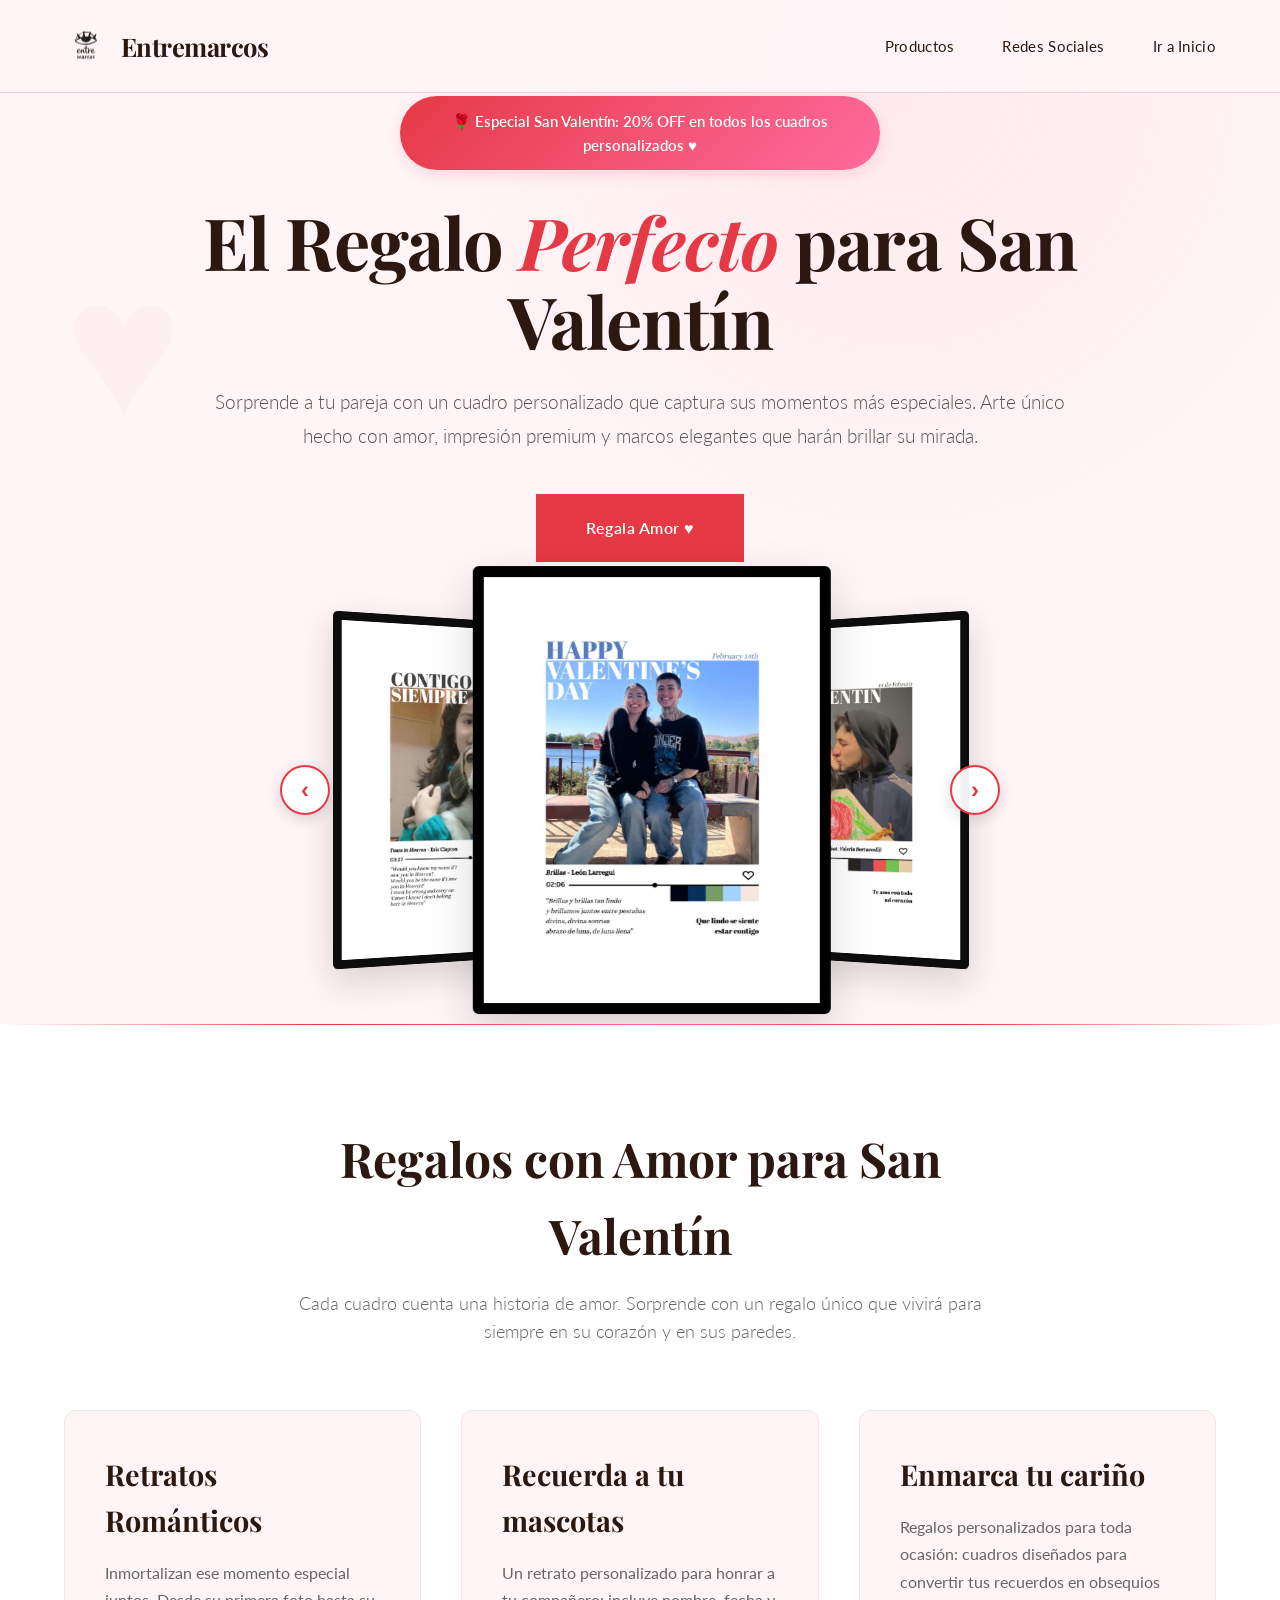
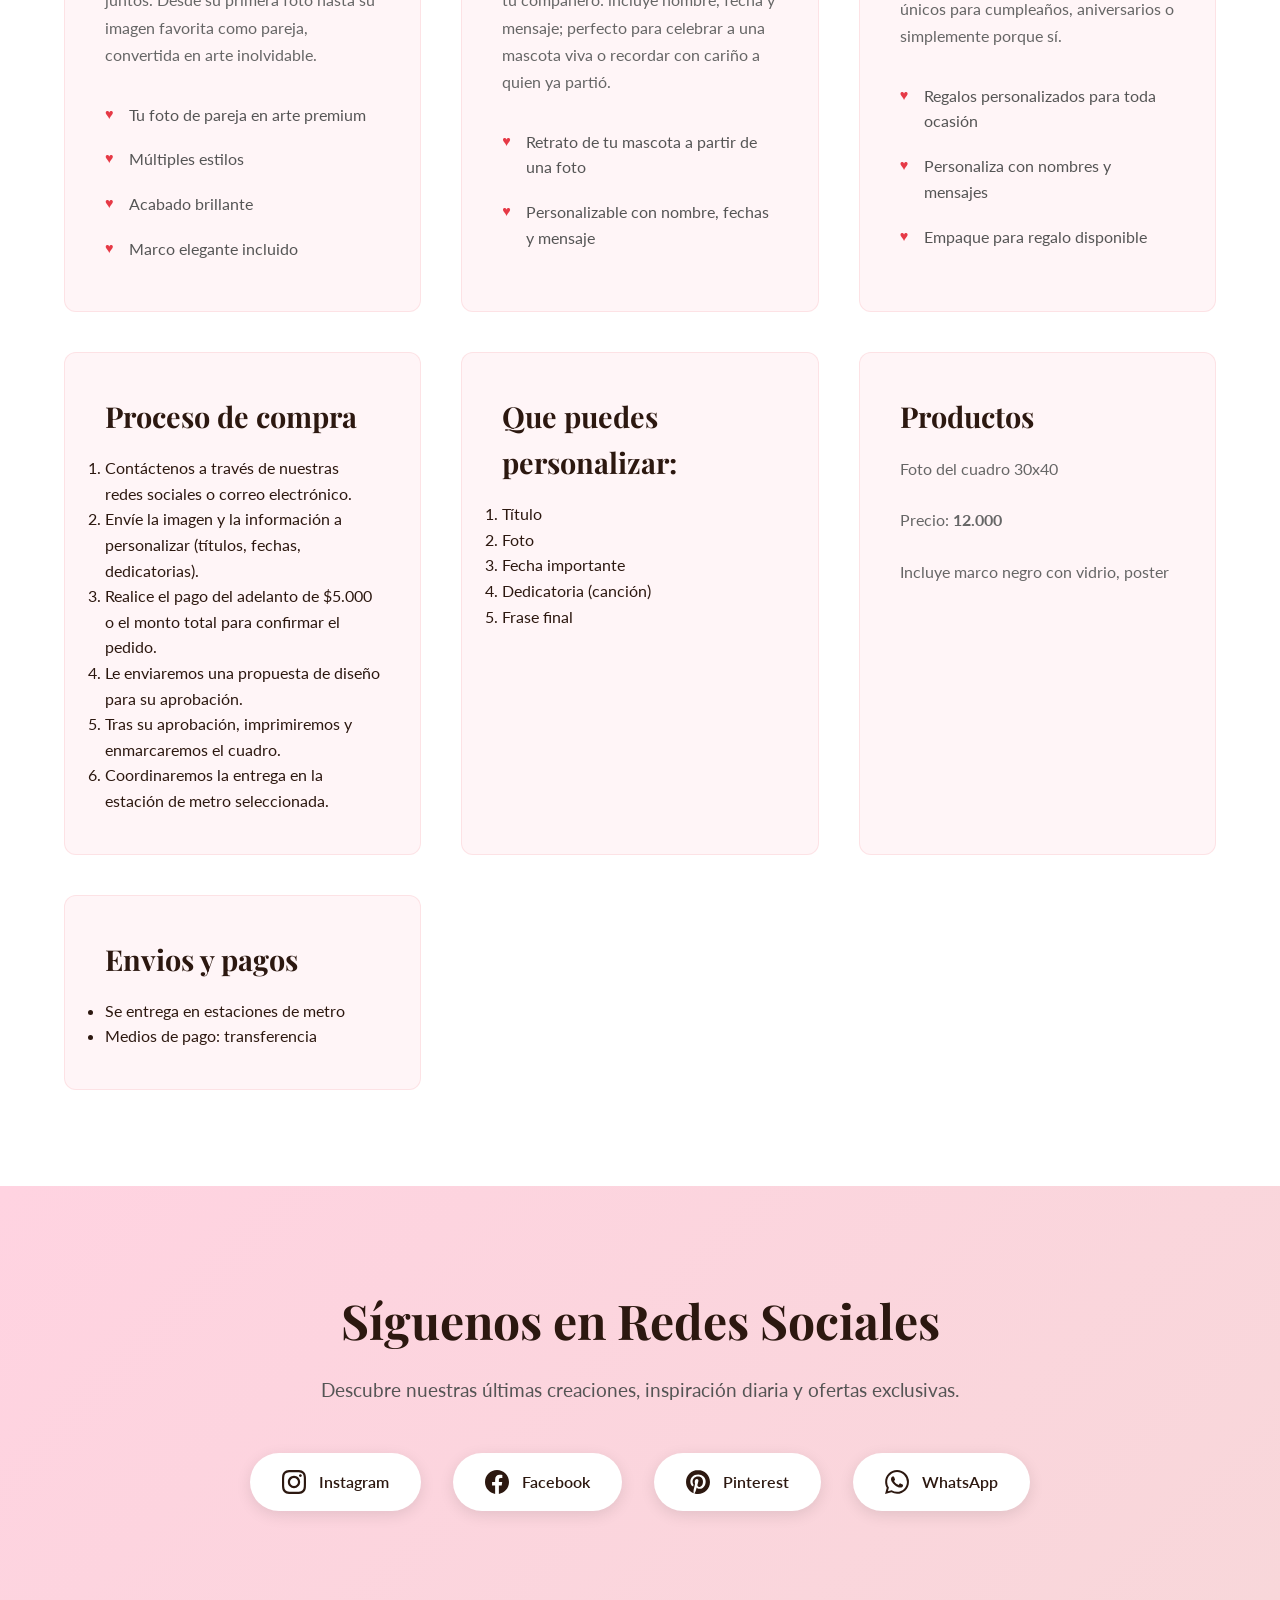
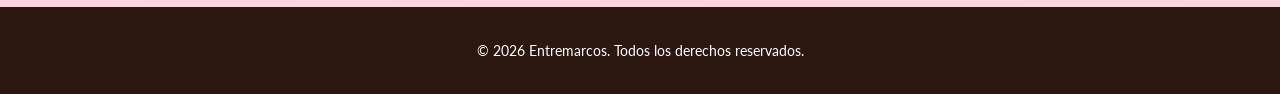
<file: index.html>
<!DOCTYPE html>
<html lang="es">
<head>
    <meta charset="UTF-8">
    <meta name="viewport" content="width=device-width, initial-scale=1.0">
    <title>Cuadros Personalizados - Arte a tu Medida</title>
    <link rel="preconnect" href="https://fonts.googleapis.com">
    <link rel="preconnect" href="https://fonts.gstatic.com" crossorigin>
    <link href="https://fonts.googleapis.com/css2?family=Playfair+Display:wght@400;600;700&family=Lato:wght@300;400;700&display=swap" rel="stylesheet">
    <link rel="stylesheet" href="styles.css">
    <!-- Styles moved to styles.css -->
</head>
<body>
    <!-- Navigation -->
    <nav>
        <div class="nav-content">
            <a href="#" class="logo" aria-label="Entremarcos - Inicio">
                <img src="images/logo.svg" alt="Logo Entremarcos" class="logo-img">
                <span class="logo-text">Entremarcos</span>
            </a>
            <ul class="nav-links">
                <li><a href="#productos">Productos</a></li>
                <li><a href="#redes">Redes Sociales</a></li>
                <li><a href="plain.html" class="nav-redirect">Ir a Inicio</a></li>
            </ul>
        </div>
    </nav>

    <!-- Valentine's Promo Banner -->
    <div class="promo-banner" role="status" aria-live="polite">
        <span class="promo-text">🌹 Especial San Valentín: 20% OFF en todos los cuadros personalizados ♥</span>
    </div>

    <!-- Hero Section -->
    <section class="hero">
        <div class="hero-content">
            <div class="hero-text">
                <h1>El Regalo <span class="accent">Perfecto</span> para San Valentín</h1>
                <p>Sorprende a tu pareja con un cuadro personalizado que captura sus momentos más especiales. Arte único hecho con amor, impresión premium y marcos elegantes que harán brillar su mirada.</p>
                <a href="#productos" class="cta-button">Regala Amor ♥</a>

                <!-- Moved gallery: sits directly under CTA to avoid visual distraction -->
                <div class="hero-gallery">
                    <div class="carousel-3d">
                        <div class="carousel-container" id="carouselContainer">
                            <!-- Las slides se cargarán dinámicamente -->
                            <div class="carousel-slide placeholder">
                                ♥
                            </div>
                        </div>
                        <div class="carousel-nav">
                            <button id="prevBtn" aria-label="Anterior">‹</button>
                            <button id="nextBtn" aria-label="Siguiente">›</button>
                        </div>
                    </div>
                </div>

        </div>
    </section>

    <!-- Products Section -->
    <section id="productos" class="products">
        <div class="section-header">
            <h2>Regalos con Amor para San Valentín</h2>
            <p>Cada cuadro cuenta una historia de amor. Sorprende con un regalo único que vivirá para siempre en su corazón y en sus paredes.</p>
        </div>
        <div class="product-grid">
            <div class="product-card">
                <h3>Retratos Románticos</h3>
                <p>Inmortalizan ese momento especial juntos. Desde su primera foto hasta su imagen favorita como pareja, convertida en arte inolvidable.</p>
                <ul class="product-features">
                    <li>Tu foto de pareja en arte premium</li>
                    <li>Múltiples estilos</li>
                    <li>Acabado brillante</li>
                    <li>Marco elegante incluido</li>
                </ul>
            </div>
            <div class="product-card">
                <h3>Recuerda a tu mascotas</h3>
                <p>Un retrato personalizado para honrar a tu compañero: incluye nombre, fecha y mensaje; perfecto para celebrar a una mascota viva o recordar con cariño a quien ya partió.</p>
                <ul class="product-features">
                    <li>Retrato de tu mascota a partir de una foto</li>
                    <li>Personalizable con nombre, fechas y mensaje</li>
                </ul>
            </div>
            <div class="product-card">
                <h3>Enmarca tu cariño</h3>
                <p>Regalos personalizados para toda ocasión: cuadros diseñados para convertir tus recuerdos en obsequios únicos para cumpleaños, aniversarios o simplemente porque sí.</p>
                <ul class="product-features">
                    <li>Regalos personalizados para toda ocasión</li>
                    <li>Personaliza con nombres y mensajes</li>
                    <li>Empaque para regalo disponible</li>
                </ul>
            </div>
            <div class="product-card">
                <h3>Proceso de compra</h3>
                <ol>
                    <li>Contáctenos a través de nuestras redes sociales o correo electrónico.</li>
                    <li>Envíe la imagen y la información a personalizar (títulos, fechas, dedicatorias).</li>
                    <li>Realice el pago del adelanto de $5.000 o el monto total para confirmar el pedido.</li>
                    <li>Le enviaremos una propuesta de diseño para su aprobación.</li>
                    <li>Tras su aprobación, imprimiremos y enmarcaremos el cuadro.</li>
                    <li>Coordinaremos la entrega en la estación de metro seleccionada.</li>
                </ol>
            </div>
            <div class="product-card" id="personaliza">
                <h3>Que puedes personalizar:</h3>
                <ol>
                    <li>Título</li>
                    <li>Foto</li>
                    <li>Fecha importante</li>
                    <li>Dedicatoria (canción)</li>
                    <li>Frase final</li>
                </ol>
            </div>
            <div class="product-card" id="productos">
                <h3>Productos</h3>
                <p>Foto del cuadro 30x40</p>
                <p>Precio: <strong>12.000</strong></p>
                <p>Incluye marco negro con vidrio, poster</p>
            </div>
            <div class="product-card" id="envios">
                <h3>Envios y pagos</h3>
                <ul>
                    <li>Se entrega en estaciones de metro</li>
                    <li>Medios de pago: transferencia</li>
                </ul>
            </div>
        </div>
    </section>

    <!-- Social Section -->
    <section id="redes" class="social">
        <div class="social-content">
            <h2>Síguenos en Redes Sociales</h2>
            <p>Descubre nuestras últimas creaciones, inspiración diaria y ofertas exclusivas.</p>
            <div class="social-links">
                <a href="https://www.instagram.com/entremarcos.cl/" target="_blank" class="social-link" rel="noopener noreferrer">
                    <svg class="social-icon" viewBox="0 0 24 24" xmlns="http://www.w3.org/2000/svg">
                        <path d="M12 2.163c3.204 0 3.584.012 4.85.07 3.252.148 4.771 1.691 4.919 4.919.058 1.265.069 1.645.069 4.849 0 3.205-.012 3.584-.069 4.849-.149 3.225-1.664 4.771-4.919 4.919-1.266.058-1.644.07-4.85.07-3.204 0-3.584-.012-4.849-.07-3.26-.149-4.771-1.699-4.919-4.92-.058-1.265-.07-1.644-.07-4.849 0-3.204.013-3.583.07-4.849.149-3.227 1.664-4.771 4.919-4.919 1.266-.057 1.645-.069 4.849-.069zm0-2.163c-3.259 0-3.667.014-4.947.072-4.358.2-6.78 2.618-6.98 6.98-.059 1.281-.073 1.689-.073 4.948 0 3.259.014 3.668.072 4.948.2 4.358 2.618 6.78 6.98 6.98 1.281.058 1.689.072 4.948.072 3.259 0 3.668-.014 4.948-.072 4.354-.2 6.782-2.618 6.979-6.98.059-1.28.073-1.689.073-4.948 0-3.259-.014-3.667-.072-4.947-.196-4.354-2.617-6.78-6.979-6.98-1.281-.059-1.69-.073-4.949-.073zm0 5.838c-3.403 0-6.162 2.759-6.162 6.162s2.759 6.163 6.162 6.163 6.162-2.759 6.162-6.163c0-3.403-2.759-6.162-6.162-6.162zm0 10.162c-2.209 0-4-1.79-4-4 0-2.209 1.791-4 4-4s4 1.791 4 4c0 2.21-1.791 4-4 4zm6.406-11.845c-.796 0-1.441.645-1.441 1.44s.645 1.44 1.441 1.44c.795 0 1.439-.645 1.439-1.44s-.644-1.44-1.439-1.44z"/>
                    </svg>
                    Instagram
                </a>
                <a href="https://facebook.com" target="_blank" class="social-link" rel="noopener noreferrer">
                    <svg class="social-icon" viewBox="0 0 24 24" xmlns="http://www.w3.org/2000/svg">
                        <path d="M24 12.073c0-6.627-5.373-12-12-12s-12 5.373-12 12c0 5.99 4.388 10.954 10.125 11.854v-8.385H7.078v-3.47h3.047V9.43c0-3.007 1.792-4.669 4.533-4.669 1.312 0 2.686.235 2.686.235v2.953H15.83c-1.491 0-1.956.925-1.956 1.874v2.25h3.328l-.532 3.47h-2.796v8.385C19.612 23.027 24 18.062 24 12.073z"/>
                    </svg>
                    Facebook
                </a>
                <a href="https://pinterest.com" target="_blank" class="social-link" rel="noopener noreferrer">
                    <svg class="social-icon" viewBox="0 0 24 24" xmlns="http://www.w3.org/2000/svg">
                        <path d="M12.017 0C5.396 0 .029 5.367.029 11.987c0 5.079 3.158 9.417 7.618 11.162-.105-.949-.199-2.403.041-3.439.219-.937 1.406-5.957 1.406-5.957s-.359-.72-.359-1.781c0-1.663.967-2.911 2.168-2.911 1.024 0 1.518.769 1.518 1.688 0 1.029-.653 2.567-.992 3.992-.285 1.193.6 2.165 1.775 2.165 2.128 0 3.768-2.245 3.768-5.487 0-2.861-2.063-4.869-5.008-4.869-3.41 0-5.409 2.562-5.409 5.199 0 1.033.394 2.143.889 2.741.099.12.112.225.085.345-.09.375-.293 1.199-.334 1.363-.053.225-.172.271-.401.165-1.495-.69-2.433-2.878-2.433-4.646 0-3.776 2.748-7.252 7.92-7.252 4.158 0 7.392 2.967 7.392 6.923 0 4.135-2.607 7.462-6.233 7.462-1.214 0-2.354-.629-2.758-1.379l-.749 2.848c-.269 1.045-1.004 2.352-1.498 3.146 1.123.345 2.306.535 3.55.535 6.607 0 11.985-5.365 11.985-11.987C23.97 5.39 18.592.026 11.985.026L12.017 0z"/>
                    </svg>
                    Pinterest
                </a>
                <a href="https://wa.me/56912345678" target="_blank" class="social-link" rel="noopener noreferrer">
                    <svg class="social-icon" viewBox="0 0 24 24" xmlns="http://www.w3.org/2000/svg">
                        <path d="M17.472 14.382c-.297-.149-1.758-.867-2.03-.967-.273-.099-.471-.148-.67.15-.197.297-.767.966-.94 1.164-.173.199-.347.223-.644.075-.297-.15-1.255-.463-2.39-1.475-.883-.788-1.48-1.761-1.653-2.059-.173-.297-.018-.458.13-.606.134-.133.298-.347.446-.52.149-.174.198-.298.298-.497.099-.198.05-.371-.025-.52-.075-.149-.669-1.612-.916-2.207-.242-.579-.487-.5-.669-.51-.173-.008-.371-.01-.57-.01-.198 0-.52.074-.792.372-.272.297-1.04 1.016-1.04 2.479 0 1.462 1.065 2.875 1.213 3.074.149.198 2.096 3.2 5.077 4.487.709.306 1.262.489 1.694.625.712.227 1.36.195 1.871.118.571-.085 1.758-.719 2.006-1.413.248-.694.248-1.289.173-1.413-.074-.124-.272-.198-.57-.347m-5.421 7.403h-.004a9.87 9.87 0 01-5.031-1.378l-.361-.214-3.741.982.998-3.648-.235-.374a9.86 9.86 0 01-1.51-5.26c.001-5.45 4.436-9.884 9.888-9.884 2.64 0 5.122 1.03 6.988 2.898a9.825 9.825 0 012.893 6.994c-.003 5.45-4.437 9.884-9.885 9.884m8.413-18.297A11.815 11.815 0 0012.05 0C5.495 0 .16 5.335.157 11.892c0 2.096.547 4.142 1.588 5.945L.057 24l6.305-1.654a11.882 11.882 0 005.683 1.448h.005c6.554 0 11.89-5.335 11.893-11.893a11.821 11.821 0 00-3.48-8.413Z"/>
                    </svg>
                    WhatsApp
                </a>
            </div>
        </div>
    </section>

    <!-- Footer -->
    <footer>
        <p>&copy; 2026 Entremarcos. Todos los derechos reservados.</p>
    </footer>

    <script>
        // Smooth scroll for navigation links
        document.querySelectorAll('a[href^="#"]').forEach(anchor => {
            anchor.addEventListener('click', function (e) {
                e.preventDefault();
                const target = document.querySelector(this.getAttribute('href'));
                if (target) {
                    const offsetTop = target.offsetTop - 80;
                    window.scrollTo({
                        top: offsetTop,
                        behavior: 'smooth'
                    });
                }
            });
        });

        // Add scroll effect to navigation
        let lastScroll = 0;
        const nav = document.querySelector('nav');
        
        window.addEventListener('scroll', () => {
            const currentScroll = window.pageYOffset;
            
            if (currentScroll > 100) {
                nav.style.boxShadow = '0 2px 10px rgba(0,0,0,0.1)';
            } else {
                nav.style.boxShadow = 'none';
            }
            
            lastScroll = currentScroll;
        });

        // Intersection Observer for fade-in animations
        const observerOptions = {
            threshold: 0.1,
            rootMargin: '0px 0px -100px 0px'
        };

        const observer = new IntersectionObserver((entries) => {
            entries.forEach(entry => {
                if (entry.isIntersecting) {
                    entry.target.style.opacity = '1';
                    entry.target.style.transform = 'translateY(0)';
                }
            });
        }, observerOptions);

        document.querySelectorAll('.product-card').forEach((card, index) => {
            card.style.opacity = '0';
            card.style.transform = 'translateY(30px)';
            card.style.transition = `all 0.6s ease ${index * 0.2}s`;
            observer.observe(card);
        });

        /* CARRUSEL INICIAL COMENTADO - externalizado
        (async function initStackedCarousel() {
            // Funciones auxiliares
            function shuffle(arr) {
                const array = [...arr];
                for (let i = array.length - 1; i > 0; i--) {
                    const j = Math.floor(Math.random() * (i + 1));
                    [array[i], array[j]] = [array[j], array[i]];
                }
                return array;
            }

            // Intentar cargar imágenes desde manifest.json
            async function tryManifest() {
                try {
                    const res = await fetch('images/frames/manifest.json');
                    if (res.ok) {
                        const list = await res.json();
                        if (Array.isArray(list) && list.length) {
                            return list.map(f => 'images/frames/' + f);
                        }
                    }
                } catch (e) {
                    console.log('No manifest.json found');
                }
                return null;
            }

            // Intentar obtener listado de directorio
            async function tryDirectoryListing() {
                try {
                    const res = await fetch('images/frames/');
                    if (res.ok) {
                        const text = await res.text();
                        const matches = [...text.matchAll(/href="([^\"]+\.(?:jpe?g|jpg))"/gi)];
                        const files = matches.map(m => m[1]).filter(Boolean);
                        if (files.length) {
                            return files.map(f => {
                                if (f.startsWith('http')) return f;
                                return 'images/frames/' + f.replace(/^\/+/, '').split('/').pop();
                            });
                        }
                    }
                } catch (e) {
                    console.log('Directory listing failed');
                }
                return null;
            }

            // Intentar encontrar imágenes numeradas
            async function tryNumbered() {
                const found = [];
                const exts = ['jpg', 'jpeg'];
                
                for (let i = 1; i <= 50; i++) {
                    for (const ext of exts) {
                        const url = `images/frames/frame-${i}.${ext}`;
                        try {
                            const r = await fetch(url, { method: 'HEAD' });
                            if (r.ok) {
                                found.push(url);
                                break;
                            }
                        } catch (e) {}
                    }
                    if (found.length >= 50) break;
                }
                
                return found.length ? found : null;
            }

            // Intentar con nombres comunes
            async function tryCommonNames() {
                const found = [];
                const exts = ['jpg', 'jpeg'];
                const names = ['frame', 'image', 'photo', 'pic', 'img', '1', '2', '3', '4', '5'];
                
                for (const name of names) {
                    for (const ext of exts) {
                        const url = `images/frames/${name}.${ext}`;
                        try {
                            const r = await fetch(url, { method: 'HEAD' });
                            if (r.ok) {
                                found.push(url);
                                break;
                            }
                        } catch (e) {}
                    }
                }
                
                return found.length ? found : null;
            }

            // Buscar todas las imágenes disponibles
            async function findAllImages() {
                let imgs = await tryManifest();
                if (imgs && imgs.length) return imgs;
                
                imgs = await tryDirectoryListing();
                if (imgs && imgs.length) return imgs;
                
                imgs = await tryNumbered();
                if (imgs && imgs.length) return imgs;

                imgs = await tryCommonNames();
                if (imgs && imgs.length) return imgs;
                
                return [];
            }

            // Cargar imágenes
            const allImages = await findAllImages();
            
            // Filtrar solo imágenes JPEG
            const jpegImages = allImages.filter(src => /\.jpe?g$/i.test(src));
            const imagesToUse = jpegImages.length > 0 ? jpegImages : allImages;

            const container = document.getElementById('carouselContainer');
            const prevBtn = document.getElementById('prevBtn');
            const nextBtn = document.getElementById('nextBtn');

            if (!container) return;

            // Si no hay imágenes, mostrar placeholder
            if (imagesToUse.length === 0) {
                console.log('No se encontraron imágenes JPEG en images/frames/');
                return;
            }

            // Limpiar contenedor y preparar selección (máx 4 imágenes)
            container.innerHTML = '';
            container.style.position = 'relative';
            container.style.minHeight = '340px';

            // Seleccionar un número impar de imágenes (preferente 5, si no 3) para mantener simetría
            let desiredCount = imagesToUse.length >= 5 ? 5 : (imagesToUse.length >= 3 ? 3 : imagesToUse.length);
            if (desiredCount % 2 === 0) desiredCount = Math.max(1, desiredCount - 1);
            const selected = shuffle(imagesToUse).slice(0, Math.min(desiredCount, imagesToUse.length));

            // Crear slides para las imágenes seleccionadas
            const slides = [];
            selected.forEach((src, index) => {
                const slide = document.createElement('div');
                slide.className = 'carousel-slide';
                slide.dataset.index = index;

                // Posicionamiento absoluto para centrado preciso
                slide.style.position = 'absolute';
                slide.style.top = '50%';
                slide.style.left = '50%';
                slide.style.transform = 'translate(-50%, -50%)';

                const inner = document.createElement('div');
                inner.className = 'slide-inner';
                
                const img = document.createElement('img');
                img.src = src;
                img.alt = `Marco ${index + 1}`;
                img.loading = 'lazy';

                img.addEventListener('error', () => {
                    console.error(`Error loading image: ${src}`);
                    slide.remove();
                });

                inner.appendChild(img);
                slide.appendChild(inner);
                container.appendChild(slide);
                slides.push(slide);
            });

            if (slides.length === 0) return;

            let currentIndex = 0;
            let autoplayInterval = null;

            function clamp(val, min, max) {
                return Math.max(min, Math.min(max, val));
            }

            // Actualizar transformaciones con centrado robusto y rango de visibilidad simétrico
            function updateSlides() {
                const total = slides.length;
                if (!total) return;

                // Medir ancho de slide para calcular pasos
                const sample = slides[0].getBoundingClientRect();
                const slideW = sample.width || slides[0].offsetWidth || 260;
                const overlapFactor = clamp(0.58, 0.45, 0.7);
                const step = slideW * overlapFactor;

                // Solo mostrar el centro y un vecino a cada lado (rango visible = 1)
                const visibleRange = 1;

                slides.forEach((slide, i) => {
                    // Posición relativa al slide actual (circular)
                    let pos = i - currentIndex;
                    if (pos < -Math.floor(total / 2)) pos += total;
                    if (pos > Math.floor(total / 2)) pos -= total;

                    // Parámetros por defecto
                    let offsetX = 0;
                    let tz = 0;
                    let rotateY = 0;
                    let scale = 1;
                    let opacity = 1;
                    let z = 0;

                    if (Math.abs(pos) <= visibleRange) {
                        // Visible: centro (0) o vecinos (-1, 1)
                        offsetX = pos * step;
                        tz = pos === 0 ? 0 : -180;
                        rotateY = -pos * 30; // izquierda = 30, derecha = -30
                        scale = pos === 0 ? 1 : 0.86;
                        opacity = pos === 0 ? 1 : 0.95;
                        z = pos === 0 ? 100 : 90;
                        slide.style.pointerEvents = 'auto';
                    } else {
                        // Fuera del rango visible: invisibles y empujadas fuera de la vista
                        offsetX = pos > 0 ? step * 3.2 : -step * 3.2;
                        tz = -600;
                        rotateY = pos > 0 ? -55 : 55;
                        scale = 0.5;
                        opacity = 0; // completamente invisible
                        z = 10;
                        slide.style.pointerEvents = 'none';
                    }

                    slide.style.transition = 'transform 600ms cubic-bezier(0.2,0.8,0.2,1), opacity 300ms';
                    slide.style.transform = `translate(-50%, -50%) translateX(${Math.round(offsetX)}px) translateZ(${tz}px) rotateY(${rotateY}deg) scale(${scale})`;
                    slide.style.opacity = opacity;
                    slide.style.zIndex = z;
                    slide.setAttribute('aria-hidden', opacity === 0 ? 'true' : 'false');
                });
            }

            function nextSlide() {
                currentIndex = (currentIndex + 1) % slides.length;
                updateSlides();
            }

            function prevSlide() {
                currentIndex = (currentIndex - 1 + slides.length) % slides.length;
                updateSlides();
            }

            // Controles
            prevBtn.addEventListener('click', () => { prevSlide(); restartAutoplay(); });
            nextBtn.addEventListener('click', () => { nextSlide(); restartAutoplay(); });

            // Click en slides para ir al slide clicado
            slides.forEach((slide, idx) => {
                slide.addEventListener('click', () => {
                    if (idx === currentIndex) return;
                    currentIndex = idx;
                    updateSlides();
                    restartAutoplay();
                });
            });

            // Navegación con teclado
            document.addEventListener('keydown', (e) => {
                if (e.key === 'ArrowLeft') prevSlide();
                if (e.key === 'ArrowRight') nextSlide();
            });

            // Auto-play con pausa en hover
            function startAutoplay() {
                if (autoplayInterval) clearInterval(autoplayInterval);
                autoplayInterval = setInterval(nextSlide, 3500);
            }

            function stopAutoplay() {
                if (autoplayInterval) { clearInterval(autoplayInterval); autoplayInterval = null; }
            }

            function restartAutoplay() { stopAutoplay(); startAutoplay(); }

            container.addEventListener('mouseenter', stopAutoplay);
            container.addEventListener('mouseleave', startAutoplay);

            // Re-evaluar en resize (debounced)
            let rTO;
            window.addEventListener('resize', () => { clearTimeout(rTO); rTO = setTimeout(() => updateSlides(), 120); });

            // Iniciar autoplay y slide inicial
            updateSlides();
            startAutoplay();
        })(); */
    </script>
    <script src="/inline-carousel.js"></script>
</body>
</html>
</file>
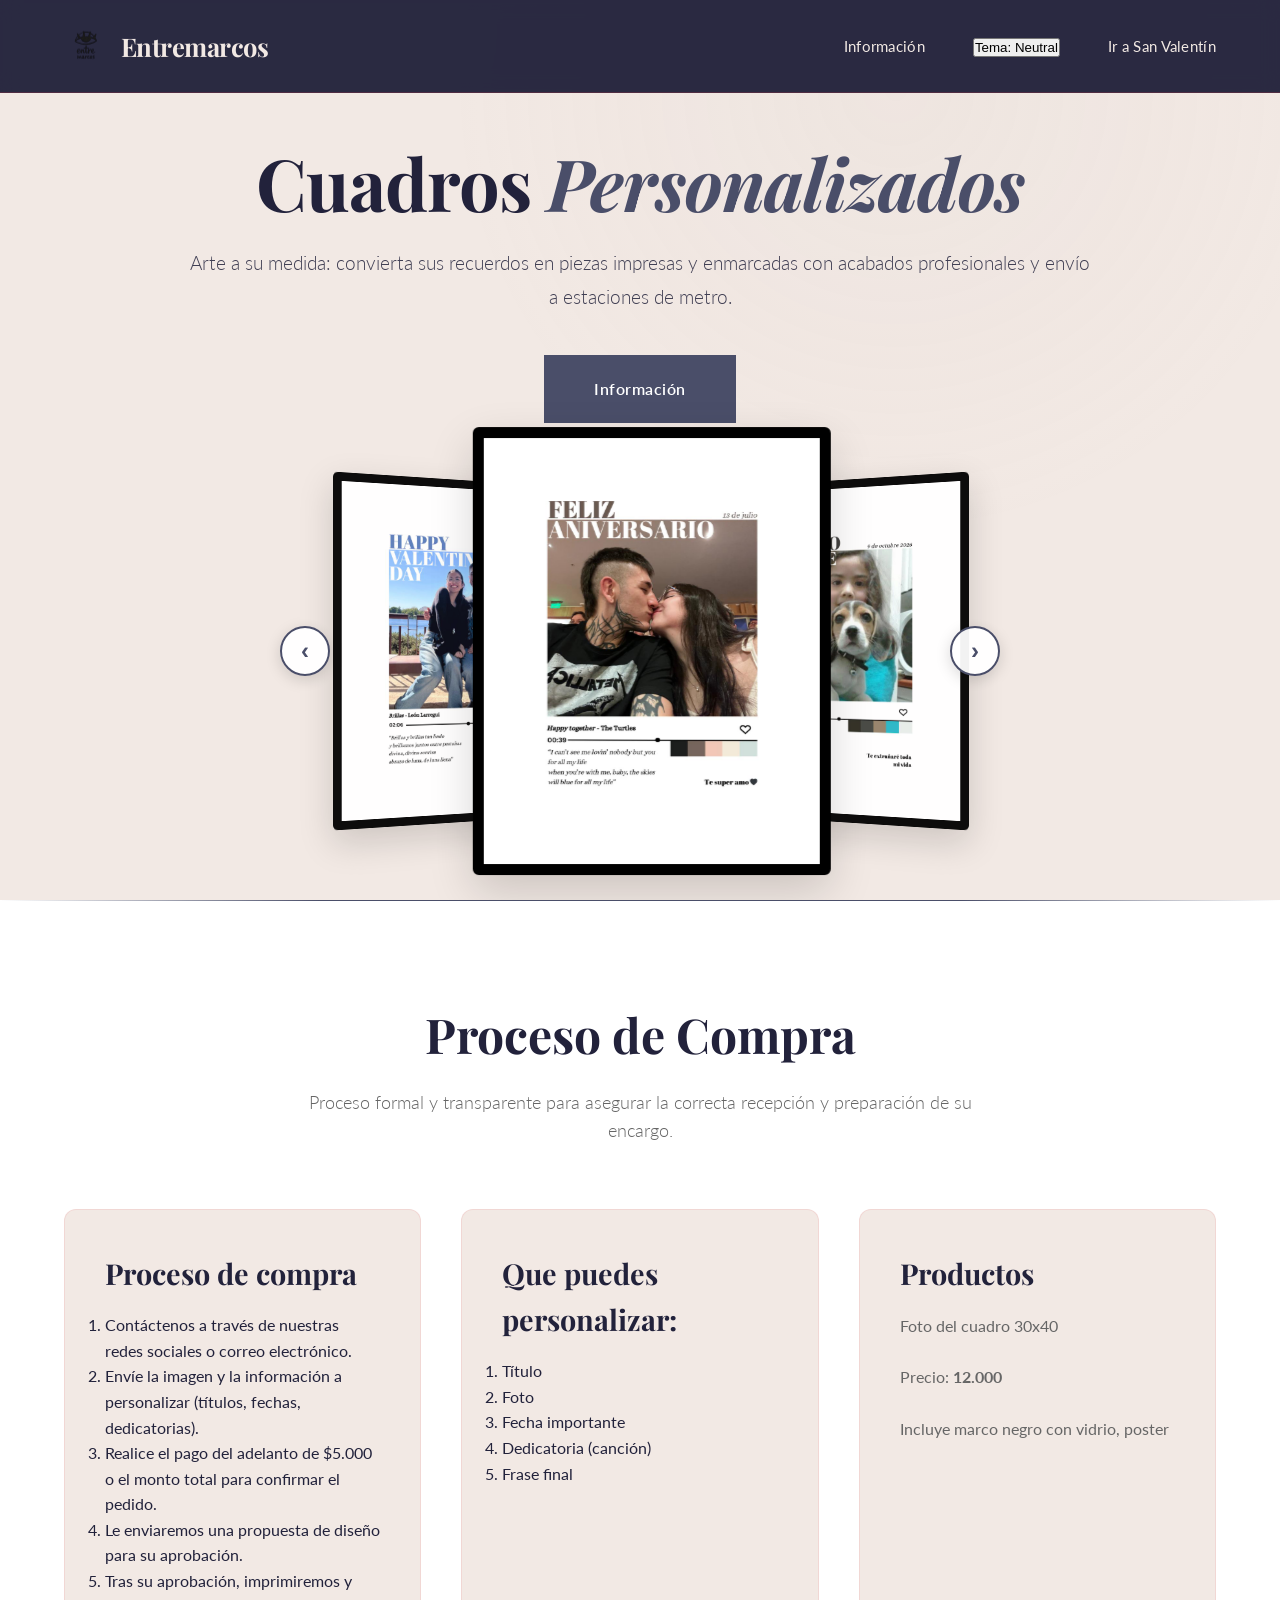
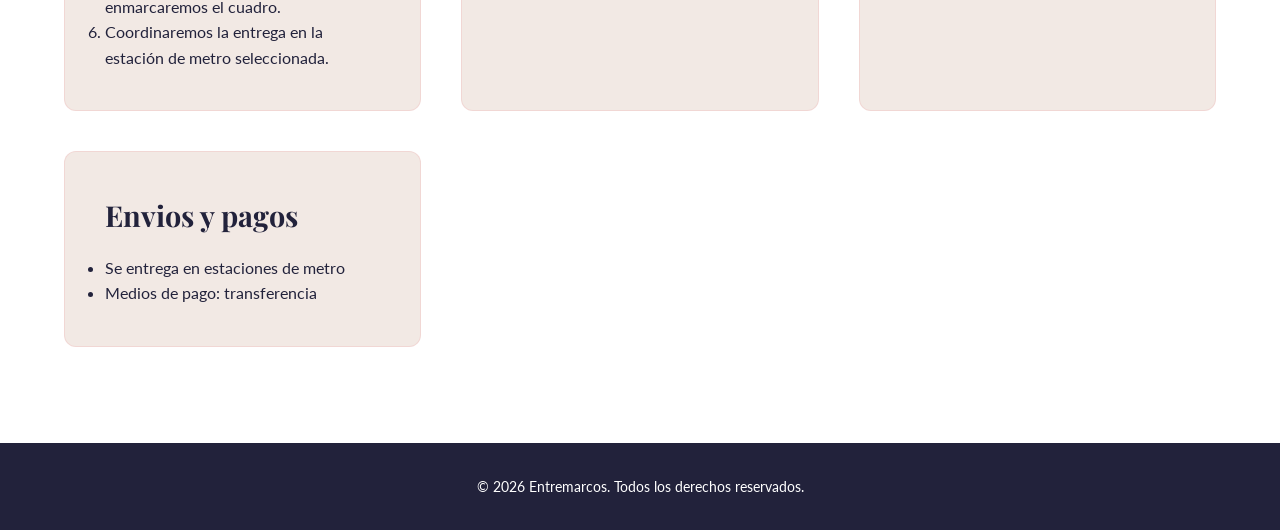
<file: plain.html>
<!DOCTYPE html>
<html lang="es">
<head>
    <meta charset="UTF-8">
    <meta name="viewport" content="width=device-width, initial-scale=1.0">
    <title>Cuadros Personalizados - Versión Neutral</title>
    <link rel="preconnect" href="https://fonts.googleapis.com">
    <link rel="preconnect" href="https://fonts.gstatic.com" crossorigin>
    <link href="https://fonts.googleapis.com/css2?family=Playfair+Display:wght@400;600;700&family=Lato:wght@300;400;700&display=swap" rel="stylesheet">
    <link rel="stylesheet" href="styles.css">
    <link rel="stylesheet" href="styles-neutral.css" id="neutralTheme">
</head>
<body>
    <!-- Navigation -->
    <nav>
        <div class="nav-content">
            <a href="plain.html" class="logo" aria-label="Entremarcos - Inicio">
                <img src="images/logo.svg" alt="Logo Entremarcos" class="logo-img">
                <span class="logo-text">Entremarcos</span>
            </a>
            <ul class="nav-links">
                <li><a href="#informacion">Información</a></li>
                <li><button id="themeToggle" class="theme-toggle" aria-pressed="true">Tema: Neutral</button></li>
                <li><a href="index.html" class="nav-redirect">Ir a San Valentín</a></li>
            </ul>
        </div>
    </nav>

    <!-- Hero Section (neutral) -->
    <section class="hero">
        <div class="hero-content">
            <div class="hero-text">
                <h1>Cuadros <span class="accent">Personalizados</span></h1>
                <p>Arte a su medida: convierta sus recuerdos en piezas impresas y enmarcadas con acabados profesionales y envío a estaciones de metro.</p>
                <a href="#informacion" class="cta-button">Información</a>

                <div class="hero-gallery">
                    <div class="carousel-3d">
                        <div class="carousel-container" id="carouselContainer">
                            <div class="carousel-slide placeholder">♥</div>
                        </div>
                        <div class="carousel-nav">
                            <button id="prevBtn" aria-label="Anterior">‹</button>
                            <button id="nextBtn" aria-label="Siguiente">›</button>
                        </div>
                    </div>
                </div>

            </div>
        </div>
    </section>

    <!-- Información / Proceso -->
    <section id="informacion" class="products">
        <div class="section-header">
            <h2>Proceso de Compra</h2>
            <p>Proceso formal y transparente para asegurar la correcta recepción y preparación de su encargo.</p>
        </div>
        <div class="product-grid">
            <div class="product-card">
                <h3>Proceso de compra</h3>
                <ol>
                    <li>Contáctenos a través de nuestras redes sociales o correo electrónico.</li>
                    <li>Envíe la imagen y la información a personalizar (títulos, fechas, dedicatorias).</li>
                    <li>Realice el pago del adelanto de $5.000 o el monto total para confirmar el pedido.</li>
                    <li>Le enviaremos una propuesta de diseño para su aprobación.</li>
                    <li>Tras su aprobación, imprimiremos y enmarcaremos el cuadro.</li>
                    <li>Coordinaremos la entrega en la estación de metro seleccionada.</li>
                </ol>
            </div>

            <div class="product-card" id="personaliza">
                <h3>Que puedes personalizar:</h3>
                <ol>
                    <li>Título</li>
                    <li>Foto</li>
                    <li>Fecha importante</li>
                    <li>Dedicatoria (canción)</li>
                    <li>Frase final</li>
                </ol>
            </div>

            <div class="product-card" id="productos">
                <h3>Productos</h3>
                <p>Foto del cuadro 30x40</p>
                <p>Precio: <strong>12.000</strong></p>
                <p>Incluye marco negro con vidrio, poster</p>
            </div>

            <div class="product-card" id="envios">
                <h3>Envios y pagos</h3>
                <ul>
                    <li>Se entrega en estaciones de metro</li>
                    <li>Medios de pago: transferencia</li>
                </ul>
            </div>
        </div>
    </section>

    <!-- Footer -->
    <footer>
        <p>&copy; 2026 Entremarcos. Todos los derechos reservados.</p>
    </footer>

    <script src="/inline-carousel.js"></script>

    <!-- Theme toggle script: toggles neutral stylesheet on/off and persists choice -->
    <script>
    (function(){
        function ensureNeutralLink(){
            let link = document.getElementById('neutralTheme');
            if(!link){
                link = document.createElement('link');
                link.rel = 'stylesheet';
                link.href = 'styles-neutral.css';
                link.id = 'neutralTheme';
                document.head.appendChild(link);
            }
            return link;
        }
        const neutralLink = ensureNeutralLink();
        const btn = document.getElementById('themeToggle');

        function safeGet(key, fallback){
            try { return localStorage.getItem(key) || fallback; }
            catch(e) { return fallback; }
        }
        function safeSet(key, value){
            try { localStorage.setItem(key, value); }
            catch(e) {}
        }

        function setTheme(theme, save = true){
            if(theme === 'valentine'){
                neutralLink.disabled = true;
                btn.textContent = 'Tema: San Valentín';
                btn.setAttribute('aria-pressed','false');
                document.documentElement.setAttribute('data-theme','valentine');
            } else {
                neutralLink.disabled = false;
                btn.textContent = 'Tema: Neutral';
                btn.setAttribute('aria-pressed','true');
                document.documentElement.setAttribute('data-theme','neutral');
            }
            if(save) safeSet('theme', theme);
        }

        btn.addEventListener('click', () => {
            const current = safeGet('theme', 'neutral');
            setTheme(current === 'neutral' ? 'valentine' : 'neutral');
        });

        window.addEventListener('storage', (e) => {
            if(e.key === 'theme' && e.newValue) setTheme(e.newValue, false);
        });

        // Apply saved theme on load (do not overwrite storage)
        const saved = safeGet('theme', 'neutral');
        setTheme(saved, false);
    })();
    </script>
</body>
</html>
</file>
<file: styles.css>
/* Main styles extracted from index.html
   Purpose: modularized for clarity and easier maintenance
*/
:root {
    --color-cream: #FFF5F7;
    --color-dark: #2C1810;
    --color-accent: #E63946;
    --color-accent-dark: #C1121F;
    --color-gold: #FFB3C1;
    --color-pastel-pink: #FFD3E1;
    --color-pastel-lavender: #F8D7DA;
    --color-rose: #FF6B9D;
    --font-display: 'Playfair Display', serif;
    --font-body: 'Lato', sans-serif;
}

* {
    margin: 0;
    padding: 0;
    box-sizing: border-box;
}

body {
    font-family: var(--font-body);
    background: var(--color-cream);
    color: var(--color-dark);
    overflow-x: hidden;
    line-height: 1.6;
}

/* Decorative background */
body::before {
    content: '';
    position: fixed;
    top: -50%;
    right: -10%;
    width: 80%;
    height: 120%;
    background: radial-gradient(circle at center, rgba(255, 179, 193, 0.15) 0%, transparent 70%);
    pointer-events: none;
    z-index: 0;
    animation: float 20s ease-in-out infinite;
}

/* Additional hearts decoration */
body::after {
    content: '♥';
    position: fixed;
    font-size: 200px;
    color: rgba(230, 57, 70, 0.03);
    top: 20%;
    left: 5%;
    pointer-events: none;
    z-index: 0;
    animation: pulse 4s ease-in-out infinite;
}

@keyframes pulse { 0%, 100% { transform: scale(1); opacity: 0.03; } 50% { transform: scale(1.1); opacity: 0.05; } }
@keyframes float { 0%, 100% { transform: translate(0, 0) rotate(0deg); } 33% { transform: translate(30px, -30px) rotate(2deg); } 66% { transform: translate(-20px, 20px) rotate(-2deg); } }

/* Navigation */
nav {
    position: fixed;
    top: 0;
    width: 100%;
    background: rgba(255, 245, 247, 0.95);
    backdrop-filter: blur(10px);
    padding: 1.5rem 5%;
    z-index: 1000;
    border-bottom: 1px solid rgba(230, 57, 70, 0.2);
    animation: slideDown 0.8s ease-out;
}

@keyframes slideDown { from { transform: translateY(-100%); opacity: 0; } to { transform: translateY(0); opacity: 1; } }

.nav-content { max-width: 1400px; margin: 0 auto; display: flex; justify-content: space-between; align-items: center; }
.logo { display: inline-flex; align-items: center; gap: 0.8rem; text-decoration: none; }
.logo-text { font-family: var(--font-display); font-size: 1.6rem; font-weight: 700; color: var(--color-dark); letter-spacing: -0.5px; }
.logo-img { display: block; height: 44px; width: auto; }
@media (max-width: 640px) { .logo-img { height: 34px; } .logo-text { font-size: 1.2rem; } }
.nav-links { display: flex; gap: 3rem; list-style: none; }
.nav-links a { color: var(--color-dark); text-decoration: none; font-weight: 400; font-size: 0.95rem; letter-spacing: 0.3px; transition: color 0.3s ease; position: relative; }
.nav-links a::after { content: ''; position: absolute; bottom: -5px; left: 0; width: 0; height: 2px; background: var(--color-accent); transition: width 0.3s ease; }
.nav-links a:hover { color: var(--color-accent); }
.nav-links a:hover::after { width: 100%; }

/* Promo Banner */
.promo-banner { position: sticky; top: 96px; left: 0; transform: none; background: linear-gradient(135deg, #E63946, #FF6B9D); color: white; padding: 0.8rem 2rem; border-radius: 0 0 8px 8px; z-index: 999; font-weight: 600; font-size: 0.95rem; box-shadow: 0 4px 15px rgba(230, 57, 70, 0.15); width: 100%; display: flex; justify-content: center; align-items: center; }
.promo-banner .promo-text { display: inline-block; max-width: 1200px; width: 100%; padding: 0 1rem; text-align: center; white-space: normal; }
@media (min-width: 641px) { .promo-banner { position: sticky; top: 96px; width: auto; left: 50%; transform: translateX(-50%); border-radius: 50px; padding: 0.8rem 2rem; max-width: 480px; } }
@media (max-width: 640px) { .promo-banner { top: 76px; border-radius: 0; padding: 0.6rem 1rem; box-shadow: none; } .promo-banner .promo-text { font-size: 0.95rem; } }

/* Hero Section */
.hero { position: relative; min-height: 100vh; display: flex; align-items: center; padding: 8rem 5% 4rem; overflow: hidden; }
.hero-content { max-width: 1100px; margin: 0 auto; width: 100%; display: grid; grid-template-columns: 1fr; gap: 2rem; align-items: center; position: relative; z-index: 1; }
.hero-text { text-align: center; max-width: 900px; margin: 0 auto; }
.hero-gallery { margin-top: 1.75rem; display: flex; justify-content: center; }
.hero-text { animation: fadeInUp 1s ease-out 0.3s both; }
@keyframes fadeInUp { from { opacity: 0; transform: translateY(40px); } to { opacity: 1; transform: translateY(0); } }
.hero h1 { font-family: var(--font-display); font-size: 4.5rem; font-weight: 700; line-height: 1.1; margin-bottom: 1.5rem; color: var(--color-dark); letter-spacing: -1px; }
.hero h1 .accent { color: var(--color-accent); font-style: italic; }
.hero p { font-size: 1.2rem; color: #555; margin-bottom: 2.5rem; font-weight: 300; line-height: 1.8; }
.cta-button { display: inline-block; padding: 1.2rem 3rem; background: var(--color-accent); color: white; text-decoration: none; font-weight: 600; letter-spacing: 0.5px; transition: all 0.4s ease; border: 2px solid var(--color-accent); position: relative; overflow: hidden; }
.cta-button::before { content: ''; position: absolute; top: 50%; left: 50%; width: 0; height: 0; background: var(--color-accent-dark); border-radius: 50%; transform: translate(-50%, -50%); transition: width 0.6s ease, height 0.6s ease; z-index: -1; }
.cta-button:hover::before { width: 400px; height: 400px; }
.cta-button:hover { transform: translateY(-2px); box-shadow: 0 10px 30px rgba(196, 133, 111, 0.3); }

/* Carrusel 3D Estilo Tarjetas Apiladas (ajustado para flujo y centrado) */
.hero-gallery { position: relative; width: 100%; height: auto; animation: fadeInUp 1s ease-out 0.6s both; display: flex; align-items: center; justify-content: center; padding: 1.5rem 0 0; }
.carousel-3d { position: relative; width: 100%; max-width: 760px; height: auto; perspective: 1400px; display: flex; justify-content: center; align-items: center; }
.carousel-container { position: relative; width: 100%; height: auto; min-height: 0; transform-style: preserve-3d; display: flex; justify-content: center; align-items: center; }
.carousel-slide { position: relative; width: clamp(220px, 28vw, 360px); aspect-ratio: 4 / 5; margin: 0 12px; background: #000; border: 5px solid #000; border-radius: 6px; overflow: hidden; box-shadow: 0 16px 45px rgba(0, 0, 0, 0.16); transition: all 0.45s cubic-bezier(0.22, 0.8, 0.35, 1); transform-style: preserve-3d; cursor: pointer; will-change: transform, opacity; display: flex; align-items: center; justify-content: center; }
/* inner wrapper to control padding and contain image */
.slide-inner { width: calc(100% - 12px); height: calc(100% - 12px); background: #fff; display: flex; align-items: center; justify-content: center; padding: 6px; box-sizing: border-box; }
.slide-inner img { max-width: 100%; max-height: 100%; object-fit: contain; display: block; background: transparent; }
.carousel-slide.placeholder { background: linear-gradient(135deg, #FFD3E1 0%, #FF6B9D 100%); display: flex; align-items: center; justify-content: center; font-size: 8rem; color: rgba(255, 255, 255, 0.3); }
/* Botones de navegación */
.carousel-nav { position: absolute; top: 50%; width: 100%; display: flex; justify-content: space-between; padding: 0 20px; transform: translateY(-50%); pointer-events: none; z-index: 100; }
.carousel-nav button { pointer-events: all; width: 50px; height: 50px; border-radius: 50%; background: rgba(255, 255, 255, 0.95); border: 2px solid var(--color-accent); color: var(--color-accent); font-size: 1.5rem; font-weight: bold; cursor: pointer; transition: all 0.3s ease; box-shadow: 0 4px 15px rgba(0, 0, 0, 0.15); display: flex; align-items: center; justify-content: center; }
.carousel-nav button:hover { background: var(--color-accent); color: white; transform: scale(1.1); box-shadow: 0 6px 20px rgba(230, 57, 70, 0.3); }
.carousel-nav button:active { transform: scale(0.95); }

/* Products Section */
.products {
    padding: 6rem 5%;
    background: white;
    position: relative;
}

.products::before {
    content: '';
    position: absolute;
    top: 0;
    left: 0;
    right: 0;
    height: 1px;
    background: linear-gradient(to right, transparent, var(--color-accent), var(--color-rose), var(--color-accent), transparent);
}

.section-header {
    text-align: center;
    max-width: 700px;
    margin: 0 auto 4rem;
}

.section-header h2 {
    font-family: var(--font-display);
    font-size: 3rem;
    margin-bottom: 1rem;
    color: var(--color-dark);
}

.section-header p {
    font-size: 1.1rem;
    color: #666;
    font-weight: 300;
}

.product-grid {
    display: grid;
    grid-template-columns: repeat(auto-fit, minmax(300px, 1fr));
    gap: 2.5rem;
    max-width: 1400px;
    margin: 0 auto;
}

.product-card {
    background: var(--color-cream);
    padding: 2.5rem;
    border-radius: 12px;
    transition: all 0.4s ease;
    border: 1px solid rgba(230, 57, 70, 0.1);
}

.product-card:hover {
    transform: translateY(-8px);
    box-shadow: 0 15px 40px rgba(230, 57, 70, 0.15);
}

.product-card h3 {
    font-family: var(--font-display);
    font-size: 1.8rem;
    margin-bottom: 1rem;
    color: var(--color-dark);
}

.product-card p {
    color: #666;
    margin-bottom: 1.5rem;
    line-height: 1.7;
}

.product-features {
    list-style: none;
    padding: 0;
}

.product-features li {
    padding: 0.6rem 0;
    padding-left: 1.5rem;
    position: relative;
    color: #555;
}

.product-features li::before {
    content: '♥';
    position: absolute;
    left: 0;
    color: var(--color-accent);
    font-size: 0.9rem;
}

/* Social Section */
.social {
    padding: 6rem 5%;
    background: linear-gradient(135deg, var(--color-pastel-pink) 0%, var(--color-pastel-lavender) 100%);
    text-align: center;
}

.social-content {
    max-width: 800px;
    margin: 0 auto;
}

.social h2 {
    font-family: var(--font-display);
    font-size: 3rem;
    margin-bottom: 1rem;
    color: var(--color-dark);
}

.social p {
    font-size: 1.2rem;
    color: #555;
    margin-bottom: 3rem;
}

.social-links {
    display: flex;
    justify-content: center;
    gap: 2rem;
    flex-wrap: wrap;
}

.social-link {
    display: flex;
    align-items: center;
    gap: 0.8rem;
    padding: 1rem 2rem;
    background: white;
    color: var(--color-dark);
    text-decoration: none;
    border-radius: 50px;
    font-weight: 600;
    transition: all 0.3s ease;
    box-shadow: 0 4px 15px rgba(0, 0, 0, 0.1);
}

.social-link:hover {
    transform: translateY(-5px);
    box-shadow: 0 8px 25px rgba(230, 57, 70, 0.2);
    background: var(--color-accent);
    color: white;
}

.social-icon {
    width: 24px;
    height: 24px;
    fill: currentColor;
}

/* Footer */
footer {
    background: var(--color-dark);
    color: white;
    text-align: center;
    padding: 2rem;
    font-size: 0.9rem;
}

/* Responsive Design */
@media (max-width: 968px) {
    .hero-content { grid-template-columns: 1fr; gap: 2.5rem; }
    .hero h1 { font-size: 3rem; }
    .hero-gallery { padding-top: 1rem; }
    .carousel-3d { max-width: 620px; }
    .carousel-slide { width: clamp(200px, 36vw, 320px); aspect-ratio: 4 / 5; }
}

@media (max-width: 640px) {
    .hero { padding: 6rem 5% 3rem; }
    .hero h1 { font-size: 2.5rem; }
    .hero p { font-size: 1rem; }
    .hero-gallery { padding-top: 0.75rem; }
    .carousel-3d { max-width: 360px; }
    .carousel-slide { width: clamp(180px, 66vw, 260px); aspect-ratio: 4 / 5; border-width: 4px; }
    .carousel-nav button { width: 40px; height: 40px; font-size: 1.2rem; }
    .carousel-nav { padding: 0 10px; }
}
</file>
<file: styles-neutral.css>
/* Neutral palette overrides for plain.html
   Palette provided by user:
   - #22223B (dark)
   - #4A4E69
   - #9A8C98
   - #C9ADA7
   - #F2E9E4 (light)
*/
:root {
    --color-cream: #F2E9E4;
    --color-dark: #22223B;
    --color-accent: #4A4E69;
    --color-accent-dark: #9A8C98;
    --color-gold: #C9ADA7;
    --color-pastel-pink: #C9ADA7; /* repurposed */
    --color-pastel-lavender: #9A8C98;
    --color-rose: #4A4E69;
}

/* Disable Valentine's decorative heart */
body::after { display: none !important; content: none !important; }

/* Subtle change to background decoration */
body::before {
    background: radial-gradient(circle at center, rgba(206, 190, 183, 0.08) 0%, transparent 60%);
}

/* Accent adjustments */
.cta-button { background: var(--color-accent); border-color: var(--color-accent); }
.cta-button::before { background: var(--color-accent-dark); }

/* Slightly darker nav on neutral page */
nav { background: rgba(34, 34, 59, 0.96); color: var(--color-cream); }
nav .logo-text, .nav-links a { color: var(--color-cream); }
nav .nav-links a::after { background: var(--color-accent); }

/* Product cards: softened background to the light tone */
.product-card { background: var(--color-cream); }

/* Headings color */
.section-header h2, .hero h1 { color: var(--color-dark); }

/* Ensure hero paragraph contrasts well */
.hero p { color: rgba(34,34,59,0.85); }

/* Tweak button hover */
.carousel-nav button { border-color: var(--color-accent); color: var(--color-accent); }
.carousel-nav button:hover { background: var(--color-accent); color: var(--color-cream); }

/* Small responsive tweak: ensure sticky top guidance matches main styles */
@media (max-width: 640px) {
    nav { padding: 1rem 4%; }
}
</file>
